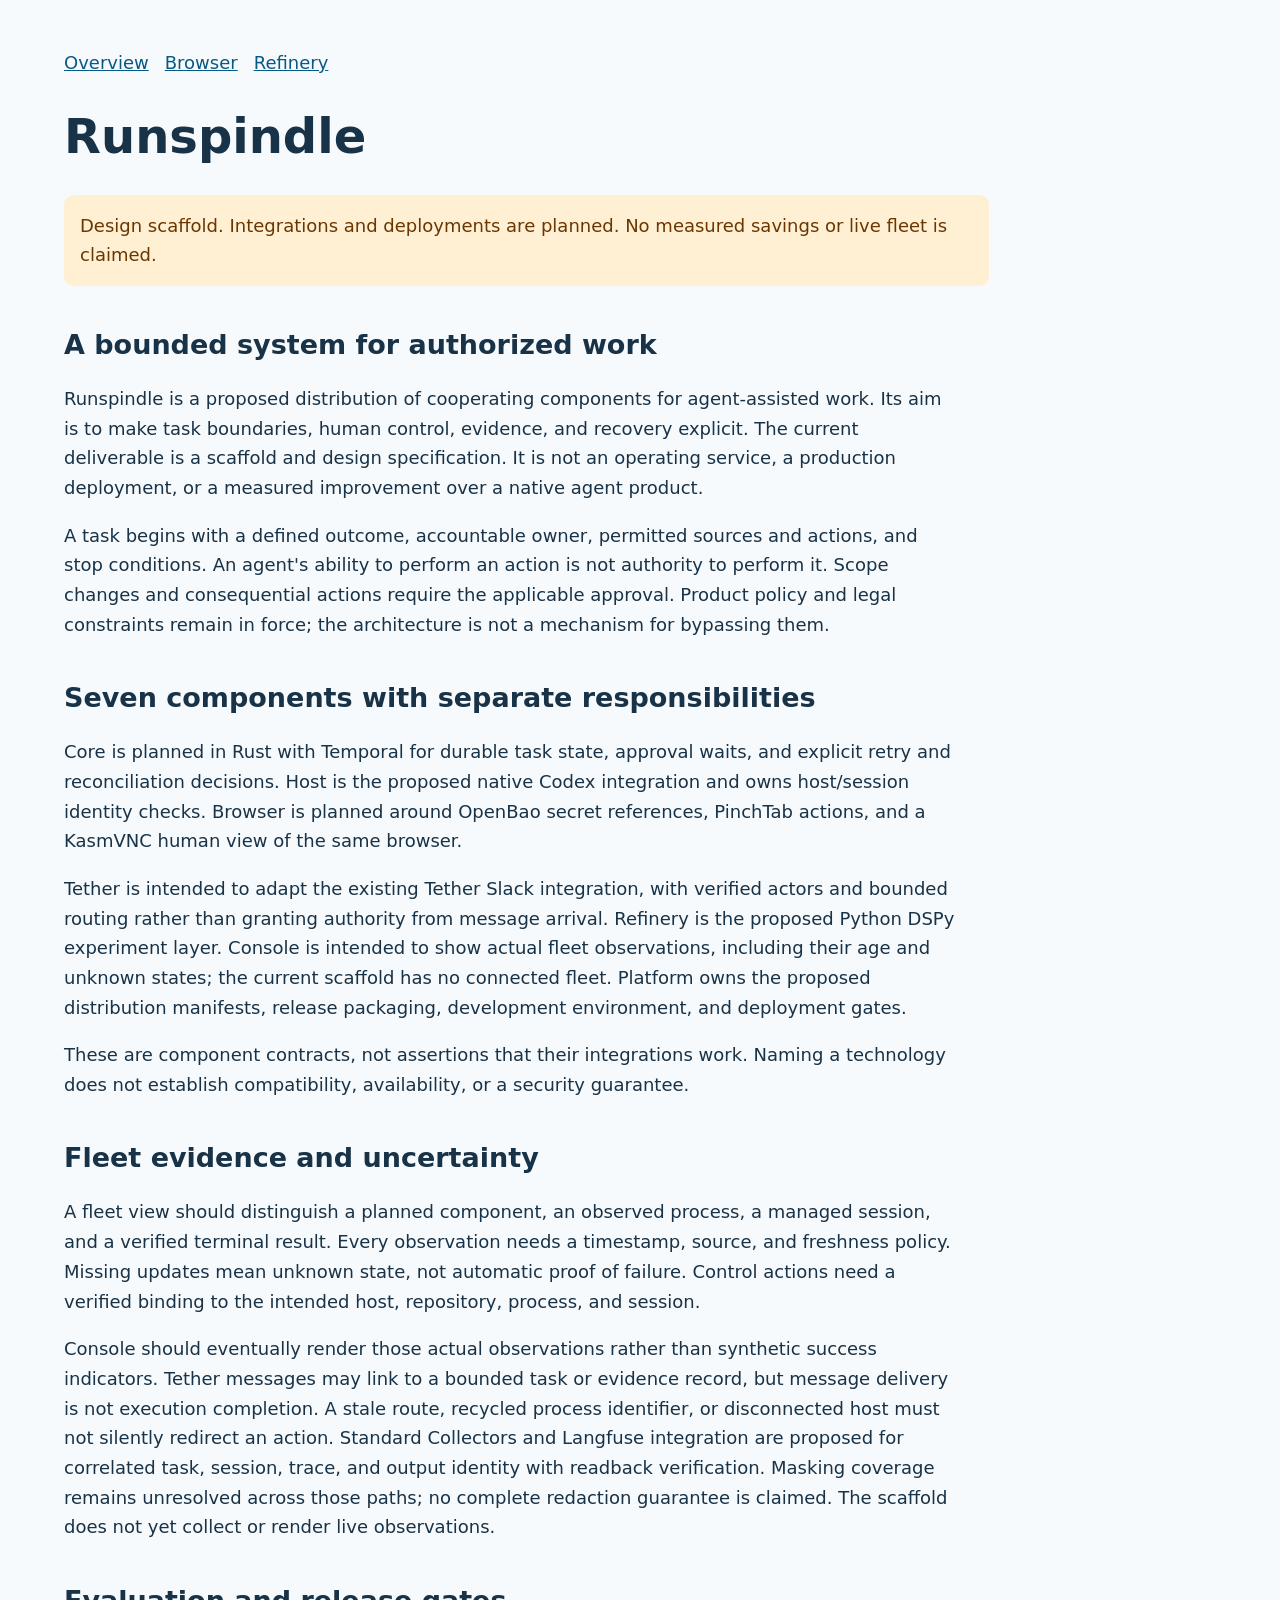
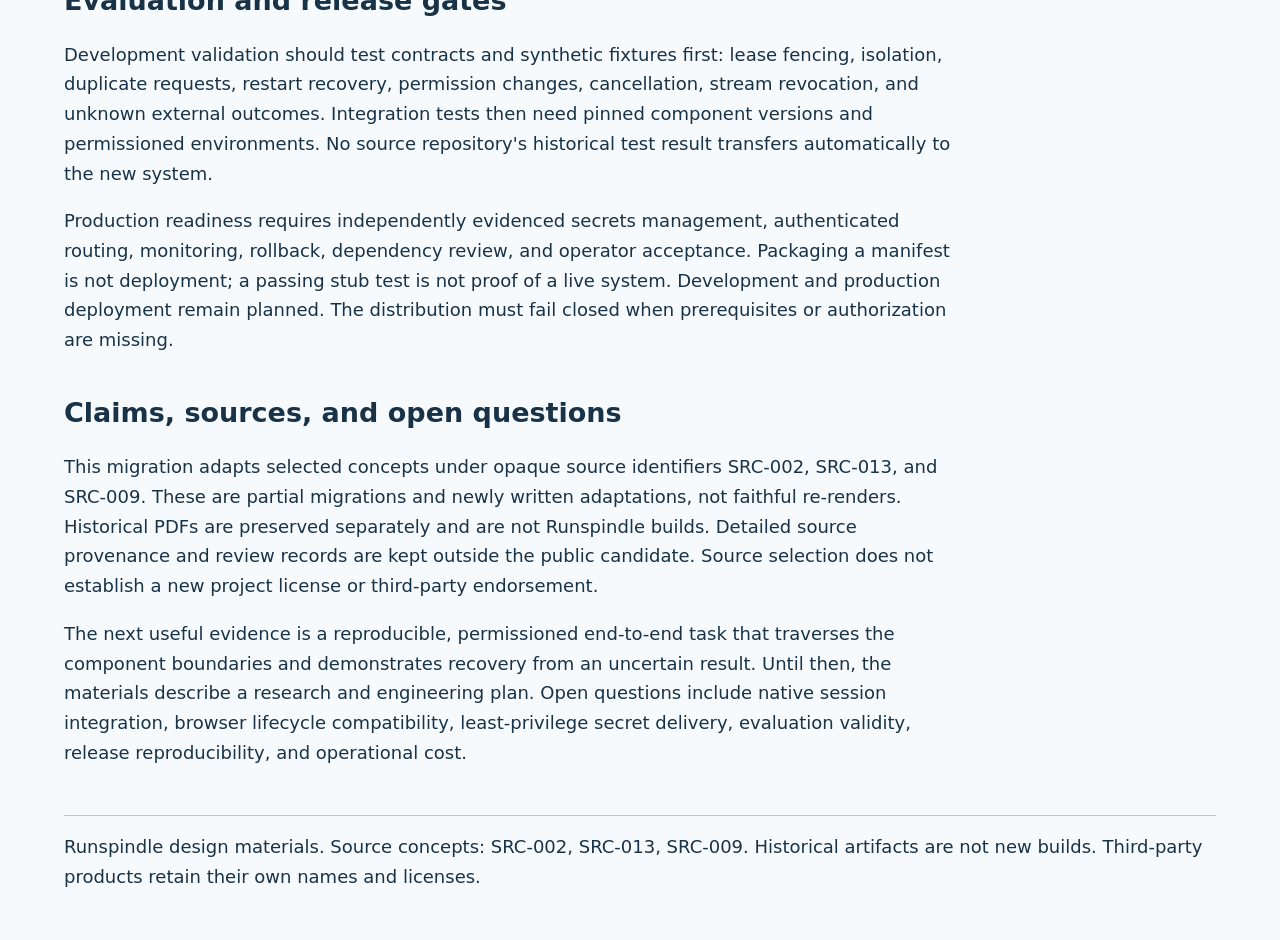
<file: docs/marketing/index.html>
<!doctype html><html lang="en"><meta charset="utf-8"><meta name="viewport" content="width=device-width, initial-scale=1"><title>Runspindle</title><style>body{max-width:72rem;margin:auto;padding:3rem 1.5rem;font:18px/1.65 system-ui;color:#183247;background:#f7fafc}h1{font-size:3rem;line-height:1.1}h2{line-height:1.25;margin-top:2.6rem}p{max-width:78ch}.badge{color:#6b3600;background:#fff0d3;padding:1rem;border-radius:.6rem}a{color:#075985}nav{display:flex;gap:1rem;flex-wrap:wrap}footer{border-top:1px solid #b8c8d2;margin-top:3rem;padding-top:1rem}</style><body><nav><a href="index.html">Overview</a><a href="browser.html">Browser</a><a href="vision.html">Refinery</a></nav><main><h1>Runspindle</h1><p class="badge">Design scaffold. Integrations and deployments are planned. No measured savings or live fleet is claimed.</p><section><h2>A bounded system for authorized work</h2><p>Runspindle is a proposed distribution of cooperating components for agent-assisted work. Its aim is to make task boundaries, human control, evidence, and recovery explicit. The current deliverable is a scaffold and design specification. It is not an operating service, a production deployment, or a measured improvement over a native agent product.</p><p>A task begins with a defined outcome, accountable owner, permitted sources and actions, and stop conditions. An agent&#x27;s ability to perform an action is not authority to perform it. Scope changes and consequential actions require the applicable approval. Product policy and legal constraints remain in force; the architecture is not a mechanism for bypassing them.</p></section><section><h2>Seven components with separate responsibilities</h2><p>Core is planned in Rust with Temporal for durable task state, approval waits, and explicit retry and reconciliation decisions. Host is the proposed native Codex integration and owns host/session identity checks. Browser is planned around OpenBao secret references, PinchTab actions, and a KasmVNC human view of the same browser.</p><p>Tether is intended to adapt the existing Tether Slack integration, with verified actors and bounded routing rather than granting authority from message arrival. Refinery is the proposed Python DSPy experiment layer. Console is intended to show actual fleet observations, including their age and unknown states; the current scaffold has no connected fleet. Platform owns the proposed distribution manifests, release packaging, development environment, and deployment gates.</p><p>These are component contracts, not assertions that their integrations work. Naming a technology does not establish compatibility, availability, or a security guarantee.</p></section><section><h2>Fleet evidence and uncertainty</h2><p>A fleet view should distinguish a planned component, an observed process, a managed session, and a verified terminal result. Every observation needs a timestamp, source, and freshness policy. Missing updates mean unknown state, not automatic proof of failure. Control actions need a verified binding to the intended host, repository, process, and session.</p><p>Console should eventually render those actual observations rather than synthetic success indicators. Tether messages may link to a bounded task or evidence record, but message delivery is not execution completion. A stale route, recycled process identifier, or disconnected host must not silently redirect an action. Standard Collectors and Langfuse integration are proposed for correlated task, session, trace, and output identity with readback verification. Masking coverage remains unresolved across those paths; no complete redaction guarantee is claimed. The scaffold does not yet collect or render live observations.</p></section><section><h2>Evaluation and release gates</h2><p>Development validation should test contracts and synthetic fixtures first: lease fencing, isolation, duplicate requests, restart recovery, permission changes, cancellation, stream revocation, and unknown external outcomes. Integration tests then need pinned component versions and permissioned environments. No source repository&#x27;s historical test result transfers automatically to the new system.</p><p>Production readiness requires independently evidenced secrets management, authenticated routing, monitoring, rollback, dependency review, and operator acceptance. Packaging a manifest is not deployment; a passing stub test is not proof of a live system. Development and production deployment remain planned. The distribution must fail closed when prerequisites or authorization are missing.</p></section><section><h2>Claims, sources, and open questions</h2><p>This migration adapts selected concepts under opaque source identifiers SRC-002, SRC-013, and SRC-009. These are partial migrations and newly written adaptations, not faithful re-renders. Historical PDFs are preserved separately and are not Runspindle builds. Detailed source provenance and review records are kept outside the public candidate. Source selection does not establish a new project license or third-party endorsement.</p><p>The next useful evidence is a reproducible, permissioned end-to-end task that traverses the component boundaries and demonstrates recovery from an uncertain result. Until then, the materials describe a research and engineering plan. Open questions include native session integration, browser lifecycle compatibility, least-privilege secret delivery, evaluation validity, release reproducibility, and operational cost.</p></section></main><footer>Runspindle design materials. Source concepts: SRC-002, SRC-013, SRC-009. Historical artifacts are not new builds. Third-party products retain their own names and licenses.</footer></body></html>
</file>
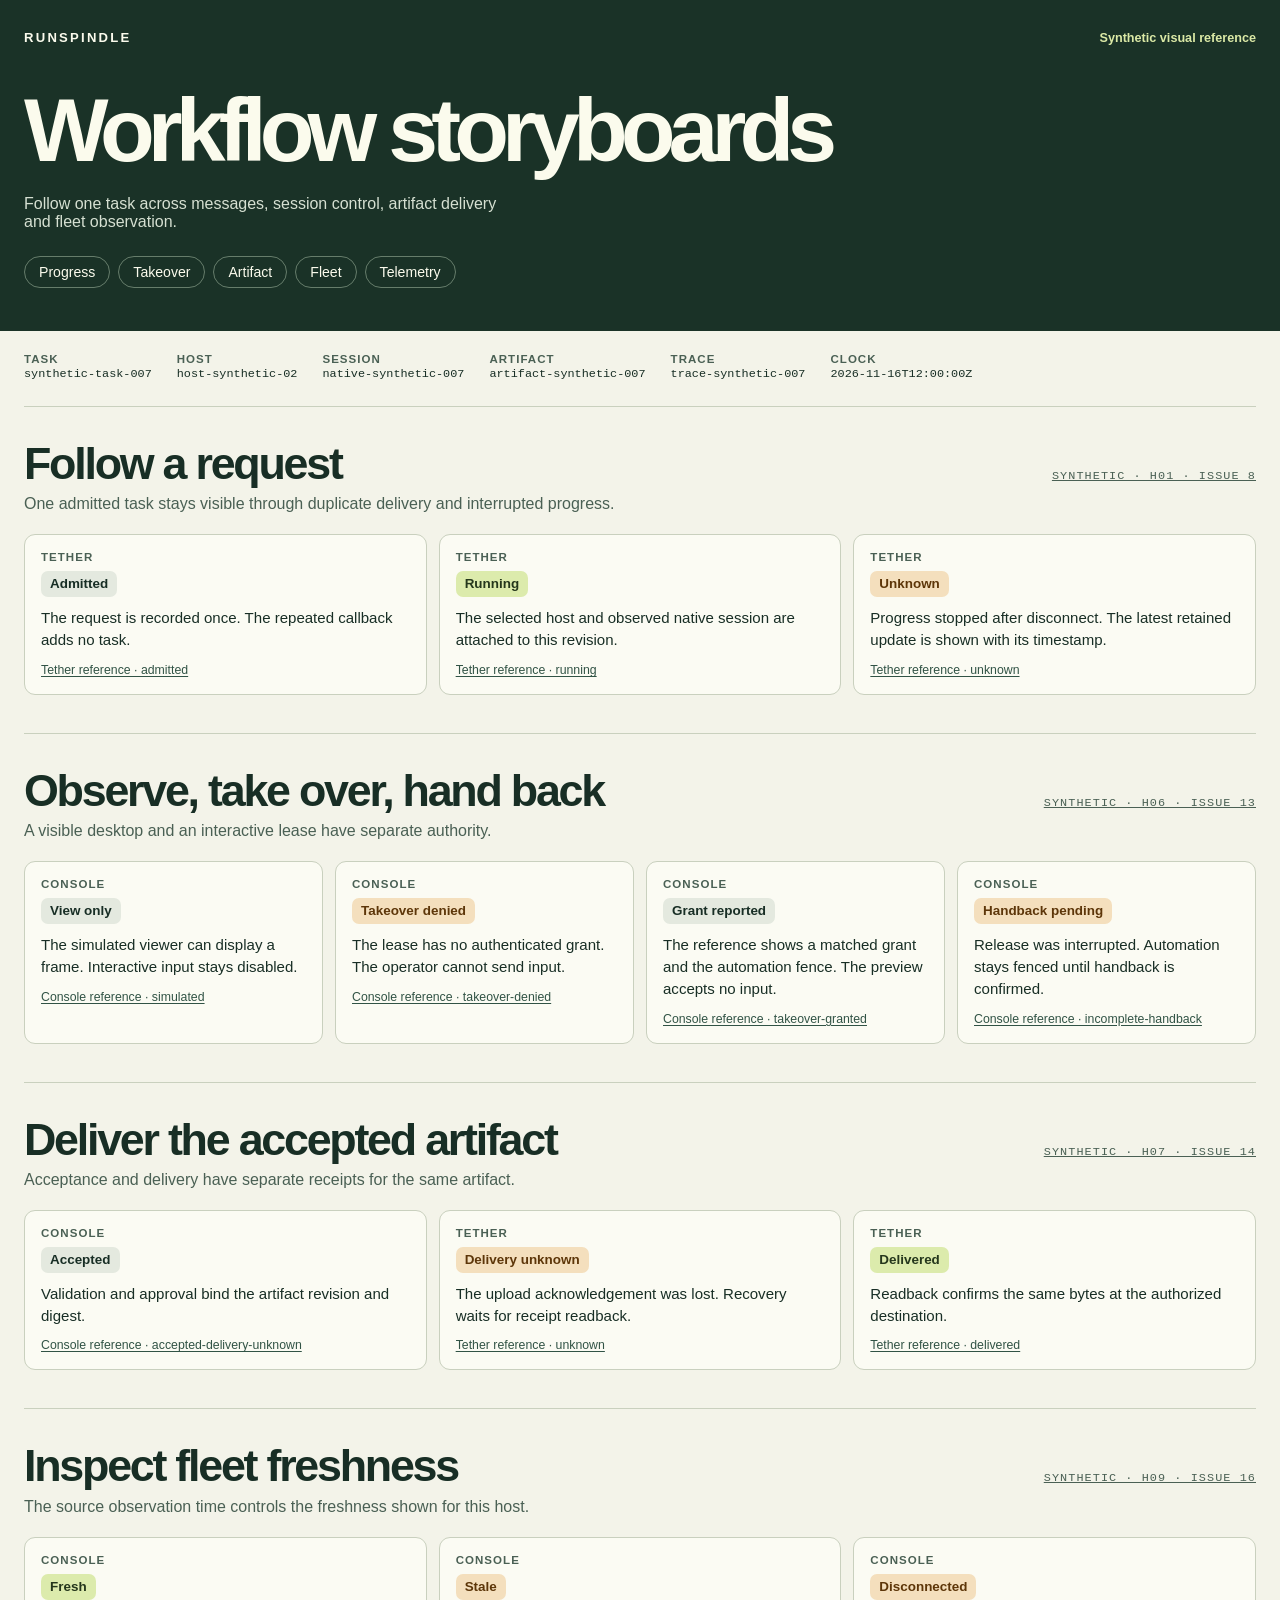
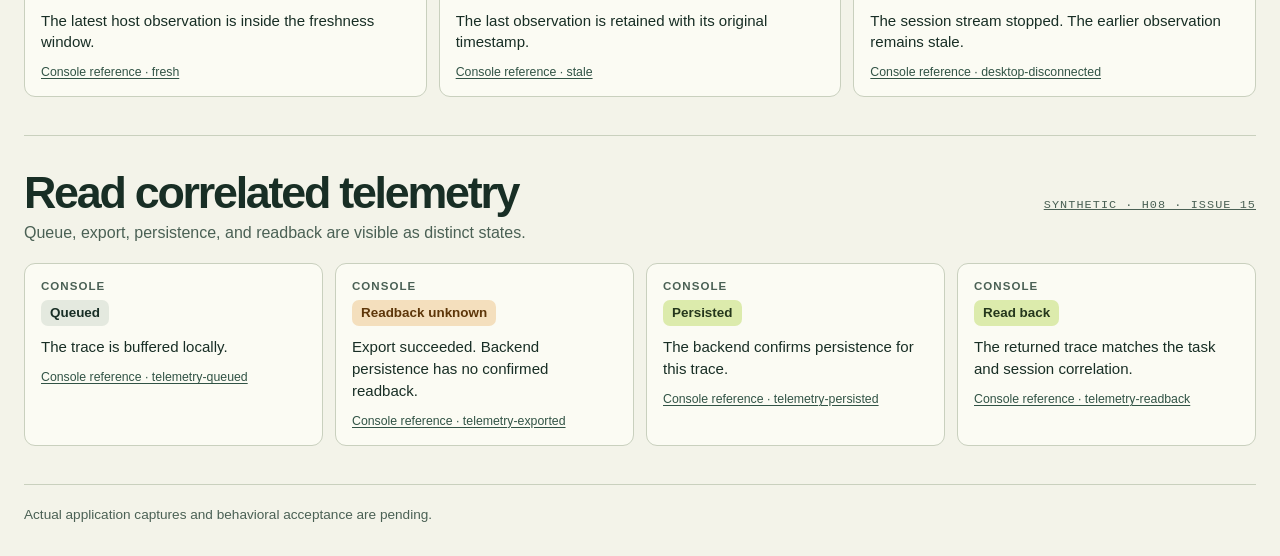
<file: visual/reference/index.html>
<!doctype html>
<html lang="en"><head><meta charset="utf-8">
<meta name="viewport" content="width=device-width, initial-scale=1">
<title>Runspindle workflow storyboards</title>
<style>:root {
  color-scheme: light;
  --paper: #f3f3e9;
  --ink: #182e25;
  --muted: #4a6054;
  --line: #c9d0be;
  --accent: #dbe9a6;
  font-family: "Avenir Next", sans-serif;
  background: var(--paper);
  color: var(--ink);
}

* { box-sizing: border-box; }
body { margin: 0; }
a { color: inherit; }
a:focus-visible { outline: 3px solid #8a3910; outline-offset: 3px; }
p, h1, h2, h3, dl, dd { margin: 0; }
.shell { width: min(100% - 48px, 1320px); margin-inline: auto; }
.masthead { background: #1a3227; color: #fbfbed; padding-block: 30px 43px; }
.masthead a:focus-visible { outline-color: #f5b37e; }
.masthead-line, .case-head, nav, .identity { display: flex; flex-wrap: wrap; }
.masthead-line { gap: 10px 24px; justify-content: space-between; align-items: baseline; }
.wordmark { font-size: .82rem; font-weight: 700; letter-spacing: .17em; }
.boundary { color: var(--accent); font-size: .79rem; font-weight: 600; }
.hero { padding-block: 42px 25px; container-type: inline-size; }
h1 { font-size: clamp(2.4rem, 7vw, 5.9rem); font-weight: 600; line-height: .98; letter-spacing: -.077em; }
.hero p { color: #d6e0d2; max-width: 56ch; margin-top: 20px; }
nav { gap: 8px; }
nav a { text-decoration: none; border: 1px solid #667d6b; border-radius: 60px; padding: 7px 14px; font-size: .88rem; }
nav a:hover { background: var(--accent); color: var(--ink); }
.identity { column-gap: 25px; row-gap: 12px; padding-block: 22px; border-bottom: 1px solid var(--line); }
.identity > div { min-width: 0; }
dt, .case-id, .surface { font-size: .72rem; font-weight: 700; letter-spacing: .09em; text-transform: uppercase; }
dt { color: var(--muted); }
dd, .case-id { font: .74rem/1.65 "Menlo", monospace; overflow-wrap: anywhere; }
.case { padding: 33px 0 38px; border-bottom: 1px solid var(--line); scroll-margin-top: 18px; }
.case-head { justify-content: space-between; gap: 10px 24px; align-items: baseline; }
.case-id { color: var(--muted); }
h2 { font-size: clamp(1.65rem, 3.5vw, 2.8rem); letter-spacing: -.05em; line-height: 1.05; }
h1, h2, h3, .boundary { overflow-wrap: anywhere; }
.summary { margin-top: 8px; color: var(--muted); }
.steps { display: grid; grid-template-columns: repeat(auto-fit, minmax(min(100%, 233px), 1fr)); gap: 12px; margin: 21px 0 0; padding: 0; list-style: none; }
.step { background: #fbfbf3; border: 1px solid var(--line); border-radius: 11px; padding: 16px; min-width: 0; overflow-wrap: anywhere; }
.surface { color: var(--muted); margin-bottom: 8px; }
h3 { display: inline-block; font-size: .84rem; line-height: 1.2; padding: 5px 9px; border-radius: 7px; background: #e4e9df; }
.good h3 { background: #dcebac; color: #25371c; }
.warn h3 { background: #f4dfbd; color: #5d3609; }
.detail { margin-top: 10px; font-size: .94rem; line-height: 1.45; }
.reference { display: inline-block; margin-top: 12px; color: #315345; font-size: .77rem; text-underline-offset: 2px; }
footer { padding-block: 22px 34px; color: var(--muted); font-size: .85rem; }
@media (max-width: 560px) {
  .shell { width: calc(100% - 32px); }
  .masthead { padding-block: 21px 28px; }
  .hero { padding-block: 30px 18px; }
  h1 { font-size: clamp(1.7rem, 12cqi, 2.4rem); }
  .case { padding-block: 25px 29px; }
}
</style></head><body>
<header class="masthead"><div class="shell">
<div class="masthead-line"><span class="wordmark">RUNSPINDLE</span>
<span class="boundary">Synthetic visual reference</span></div>
<div class="hero"><h1>Workflow storyboards</h1>
<p>Follow one task across messages, session control, artifact delivery and fleet observation.</p></div>
<nav aria-label="Storyboard sections"><a href="#h01">Progress</a><a href="#h06">Takeover</a><a href="#h07">Artifact</a><a href="#h09">Fleet</a><a href="#h08">Telemetry</a></nav></div></header>
<main class="shell"><dl class="identity" aria-label="Shared synthetic identity"><div><dt>task</dt><dd>synthetic-task-007</dd></div><div><dt>host</dt><dd>host-synthetic-02</dd></div><div><dt>session</dt><dd>native-synthetic-007</dd></div><div><dt>artifact</dt><dd>artifact-synthetic-007</dd></div><div><dt>trace</dt><dd>trace-synthetic-007</dd></div><div><dt>clock</dt><dd>2026-11-16T12:00:00Z</dd></div></dl>
<section class="case" id="h01" aria-labelledby="h01-title"><div class="case-head"><h2 id="h01-title">Follow a request</h2><a class="case-id" href="https://github.com/newdarwindev/runspindle/issues/8">SYNTHETIC · H01 · ISSUE 8</a></div><p class="summary">One admitted task stays visible through duplicate delivery and interrupted progress.</p><ol class="steps"><li class="step neutral"><p class="surface">Tether</p><h3>Admitted</h3><p class="detail">The request is recorded once. The repeated callback adds no task.</p><a class="reference" href="https://github.com/newdarwindev/runspindle-tether/blob/1e8d2091c55dfad47fdc64ec2e73fcd946da9921/docs/visual-reference/admitted.png">Tether reference · admitted</a></li><li class="step good"><p class="surface">Tether</p><h3>Running</h3><p class="detail">The selected host and observed native session are attached to this revision.</p><a class="reference" href="https://github.com/newdarwindev/runspindle-tether/blob/1e8d2091c55dfad47fdc64ec2e73fcd946da9921/docs/visual-reference/running.png">Tether reference · running</a></li><li class="step warn"><p class="surface">Tether</p><h3>Unknown</h3><p class="detail">Progress stopped after disconnect. The latest retained update is shown with its timestamp.</p><a class="reference" href="https://github.com/newdarwindev/runspindle-tether/blob/1e8d2091c55dfad47fdc64ec2e73fcd946da9921/docs/visual-reference/unknown.png">Tether reference · unknown</a></li></ol></section><section class="case" id="h06" aria-labelledby="h06-title"><div class="case-head"><h2 id="h06-title">Observe, take over, hand back</h2><a class="case-id" href="https://github.com/newdarwindev/runspindle/issues/13">SYNTHETIC · H06 · ISSUE 13</a></div><p class="summary">A visible desktop and an interactive lease have separate authority.</p><ol class="steps"><li class="step neutral"><p class="surface">Console</p><h3>View only</h3><p class="detail">The simulated viewer can display a frame. Interactive input stays disabled.</p><a class="reference" href="https://github.com/newdarwindev/runspindle-console/blob/a0706bc907beb17fa5b4a6ad11639d45a02bf9be/fixtures/console-ui/scenarios.js">Console reference · simulated</a></li><li class="step warn"><p class="surface">Console</p><h3>Takeover denied</h3><p class="detail">The lease has no authenticated grant. The operator cannot send input.</p><a class="reference" href="https://github.com/newdarwindev/runspindle-console/blob/a0706bc907beb17fa5b4a6ad11639d45a02bf9be/visual/scenarios.mjs">Console reference · takeover-denied</a></li><li class="step neutral"><p class="surface">Console</p><h3>Grant reported</h3><p class="detail">The reference shows a matched grant and the automation fence. The preview accepts no input.</p><a class="reference" href="https://github.com/newdarwindev/runspindle-console/blob/a0706bc907beb17fa5b4a6ad11639d45a02bf9be/visual/scenarios.mjs">Console reference · takeover-granted</a></li><li class="step warn"><p class="surface">Console</p><h3>Handback pending</h3><p class="detail">Release was interrupted. Automation stays fenced until handback is confirmed.</p><a class="reference" href="https://github.com/newdarwindev/runspindle-console/blob/a0706bc907beb17fa5b4a6ad11639d45a02bf9be/visual/scenarios.mjs">Console reference · incomplete-handback</a></li></ol></section><section class="case" id="h07" aria-labelledby="h07-title"><div class="case-head"><h2 id="h07-title">Deliver the accepted artifact</h2><a class="case-id" href="https://github.com/newdarwindev/runspindle/issues/14">SYNTHETIC · H07 · ISSUE 14</a></div><p class="summary">Acceptance and delivery have separate receipts for the same artifact.</p><ol class="steps"><li class="step neutral"><p class="surface">Console</p><h3>Accepted</h3><p class="detail">Validation and approval bind the artifact revision and digest.</p><a class="reference" href="https://github.com/newdarwindev/runspindle-console/blob/a0706bc907beb17fa5b4a6ad11639d45a02bf9be/visual/scenarios.mjs">Console reference · accepted-delivery-unknown</a></li><li class="step warn"><p class="surface">Tether</p><h3>Delivery unknown</h3><p class="detail">The upload acknowledgement was lost. Recovery waits for receipt readback.</p><a class="reference" href="https://github.com/newdarwindev/runspindle-tether/blob/1e8d2091c55dfad47fdc64ec2e73fcd946da9921/docs/visual-reference/unknown.png">Tether reference · unknown</a></li><li class="step good"><p class="surface">Tether</p><h3>Delivered</h3><p class="detail">Readback confirms the same bytes at the authorized destination.</p><a class="reference" href="https://github.com/newdarwindev/runspindle-tether/blob/1e8d2091c55dfad47fdc64ec2e73fcd946da9921/docs/visual-reference/delivered.png">Tether reference · delivered</a></li></ol></section><section class="case" id="h09" aria-labelledby="h09-title"><div class="case-head"><h2 id="h09-title">Inspect fleet freshness</h2><a class="case-id" href="https://github.com/newdarwindev/runspindle/issues/16">SYNTHETIC · H09 · ISSUE 16</a></div><p class="summary">The source observation time controls the freshness shown for this host.</p><ol class="steps"><li class="step good"><p class="surface">Console</p><h3>Fresh</h3><p class="detail">The latest host observation is inside the freshness window.</p><a class="reference" href="https://github.com/newdarwindev/runspindle-console/blob/a0706bc907beb17fa5b4a6ad11639d45a02bf9be/visual/scenarios.mjs">Console reference · fresh</a></li><li class="step warn"><p class="surface">Console</p><h3>Stale</h3><p class="detail">The last observation is retained with its original timestamp.</p><a class="reference" href="https://github.com/newdarwindev/runspindle-console/blob/a0706bc907beb17fa5b4a6ad11639d45a02bf9be/visual/scenarios.mjs">Console reference · stale</a></li><li class="step warn"><p class="surface">Console</p><h3>Disconnected</h3><p class="detail">The session stream stopped. The earlier observation remains stale.</p><a class="reference" href="https://github.com/newdarwindev/runspindle-console/blob/a0706bc907beb17fa5b4a6ad11639d45a02bf9be/visual/scenarios.mjs">Console reference · desktop-disconnected</a></li></ol></section><section class="case" id="h08" aria-labelledby="h08-title"><div class="case-head"><h2 id="h08-title">Read correlated telemetry</h2><a class="case-id" href="https://github.com/newdarwindev/runspindle/issues/15">SYNTHETIC · H08 · ISSUE 15</a></div><p class="summary">Queue, export, persistence, and readback are visible as distinct states.</p><ol class="steps"><li class="step neutral"><p class="surface">Console</p><h3>Queued</h3><p class="detail">The trace is buffered locally.</p><a class="reference" href="https://github.com/newdarwindev/runspindle-console/blob/a0706bc907beb17fa5b4a6ad11639d45a02bf9be/visual/scenarios.mjs">Console reference · telemetry-queued</a></li><li class="step warn"><p class="surface">Console</p><h3>Readback unknown</h3><p class="detail">Export succeeded. Backend persistence has no confirmed readback.</p><a class="reference" href="https://github.com/newdarwindev/runspindle-console/blob/a0706bc907beb17fa5b4a6ad11639d45a02bf9be/visual/scenarios.mjs">Console reference · telemetry-exported</a></li><li class="step good"><p class="surface">Console</p><h3>Persisted</h3><p class="detail">The backend confirms persistence for this trace.</p><a class="reference" href="https://github.com/newdarwindev/runspindle-console/blob/a0706bc907beb17fa5b4a6ad11639d45a02bf9be/visual/scenarios.mjs">Console reference · telemetry-persisted</a></li><li class="step good"><p class="surface">Console</p><h3>Read back</h3><p class="detail">The returned trace matches the task and session correlation.</p><a class="reference" href="https://github.com/newdarwindev/runspindle-console/blob/a0706bc907beb17fa5b4a6ad11639d45a02bf9be/visual/scenarios.mjs">Console reference · telemetry-readback</a></li></ol></section></main><footer class="shell">Actual application captures and behavioral acceptance are pending.</footer>
</body></html>
</file>
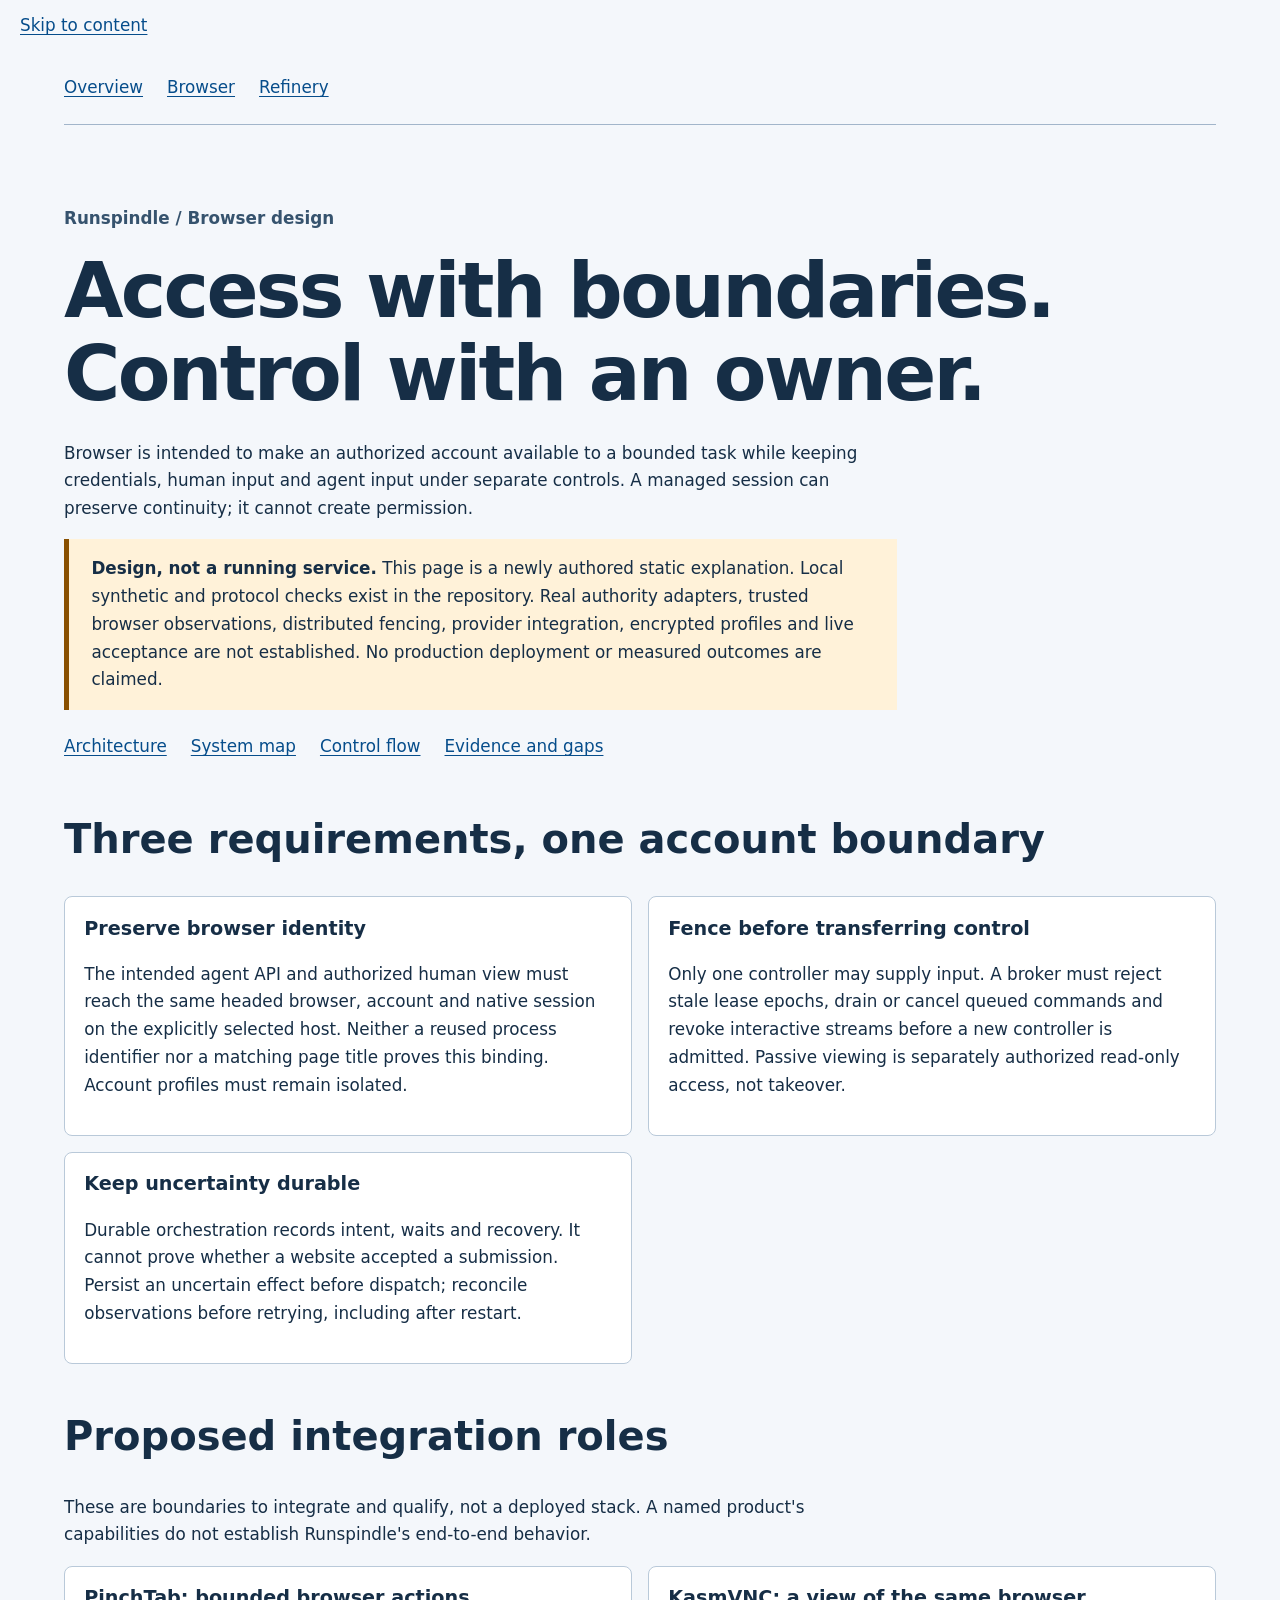
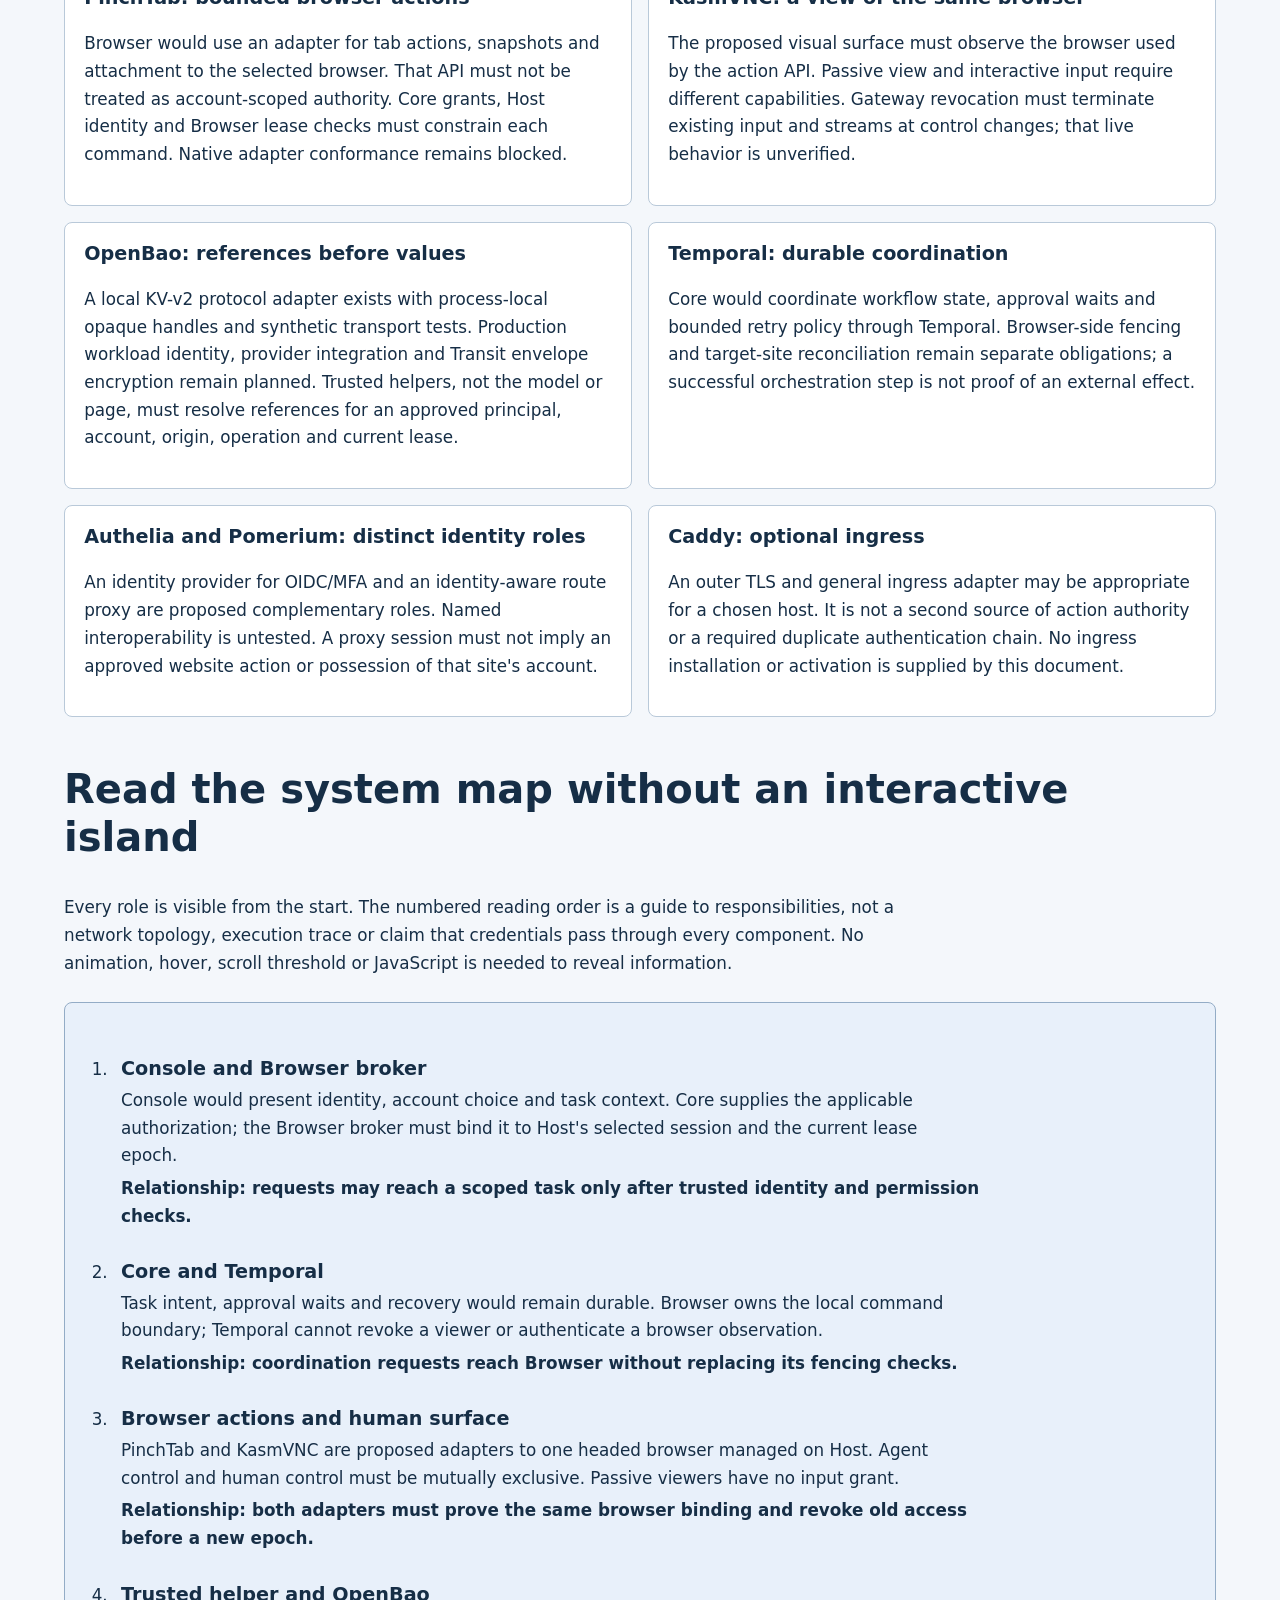
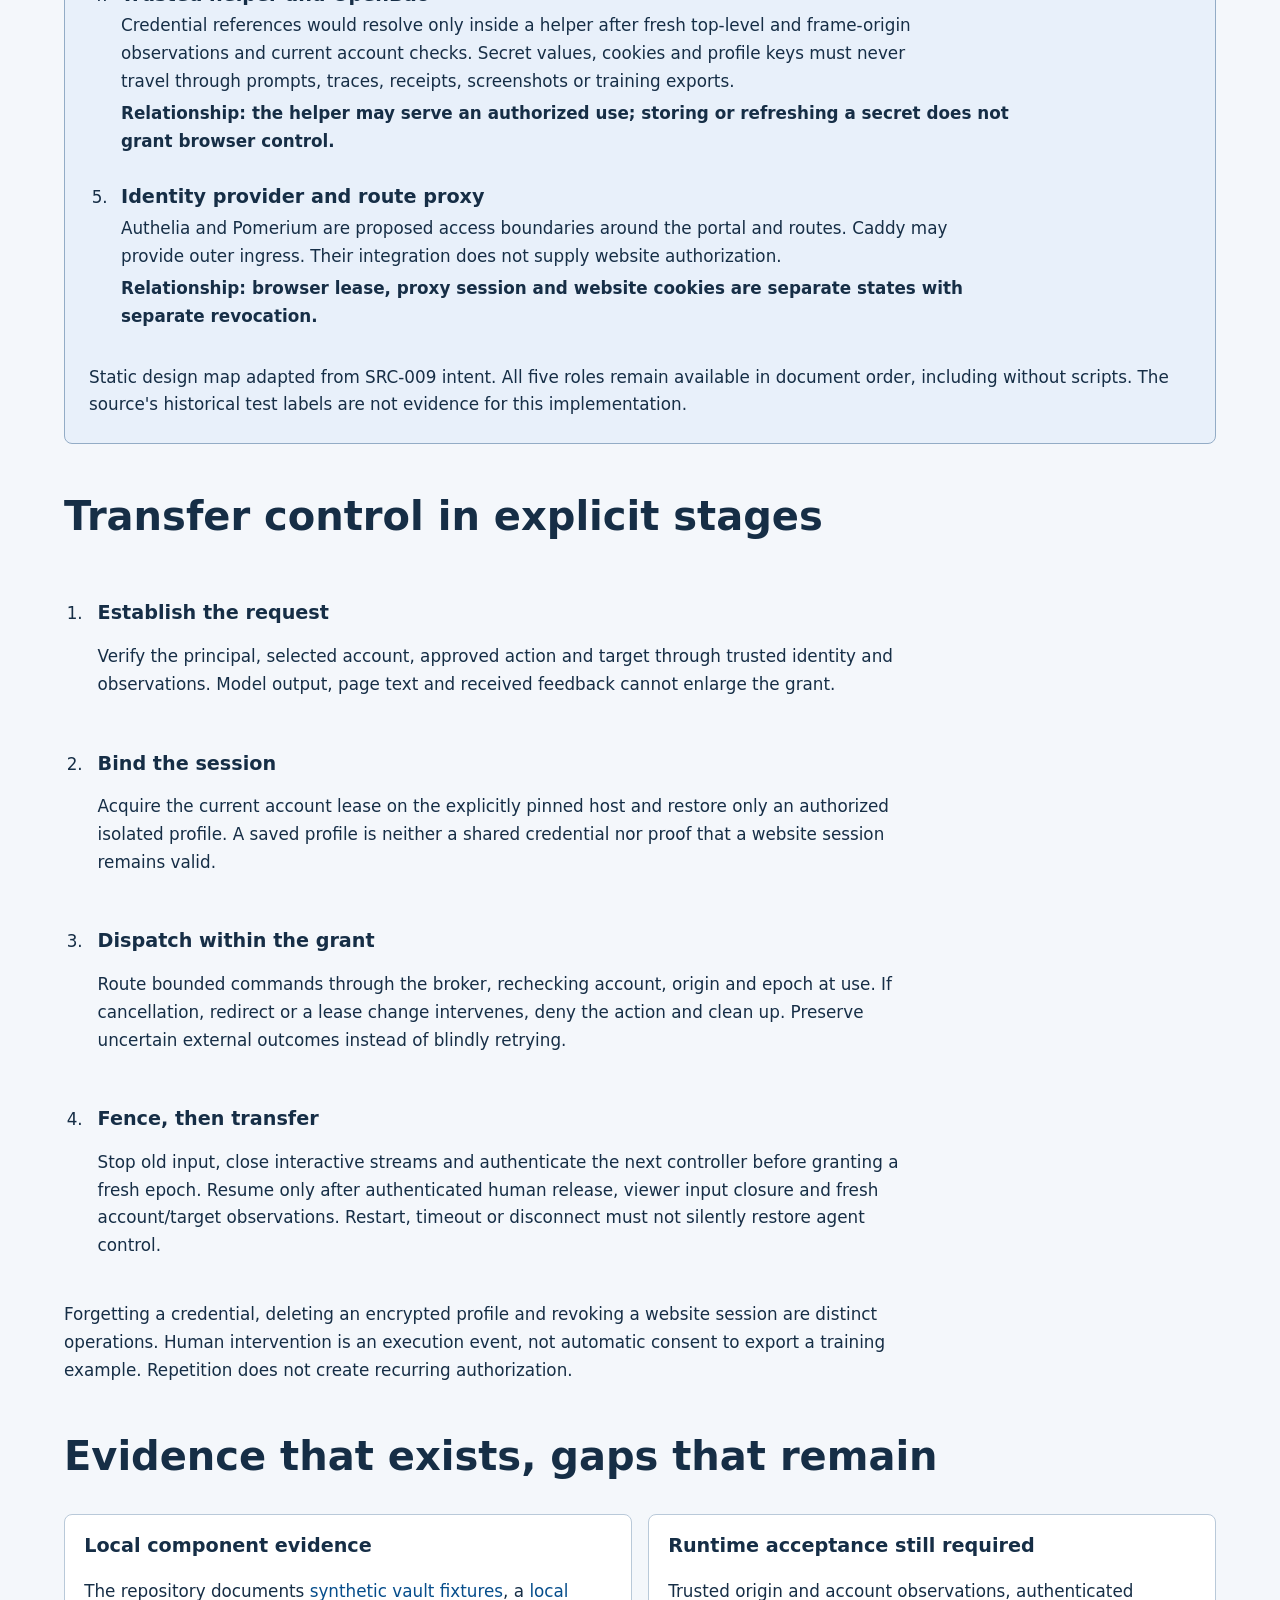
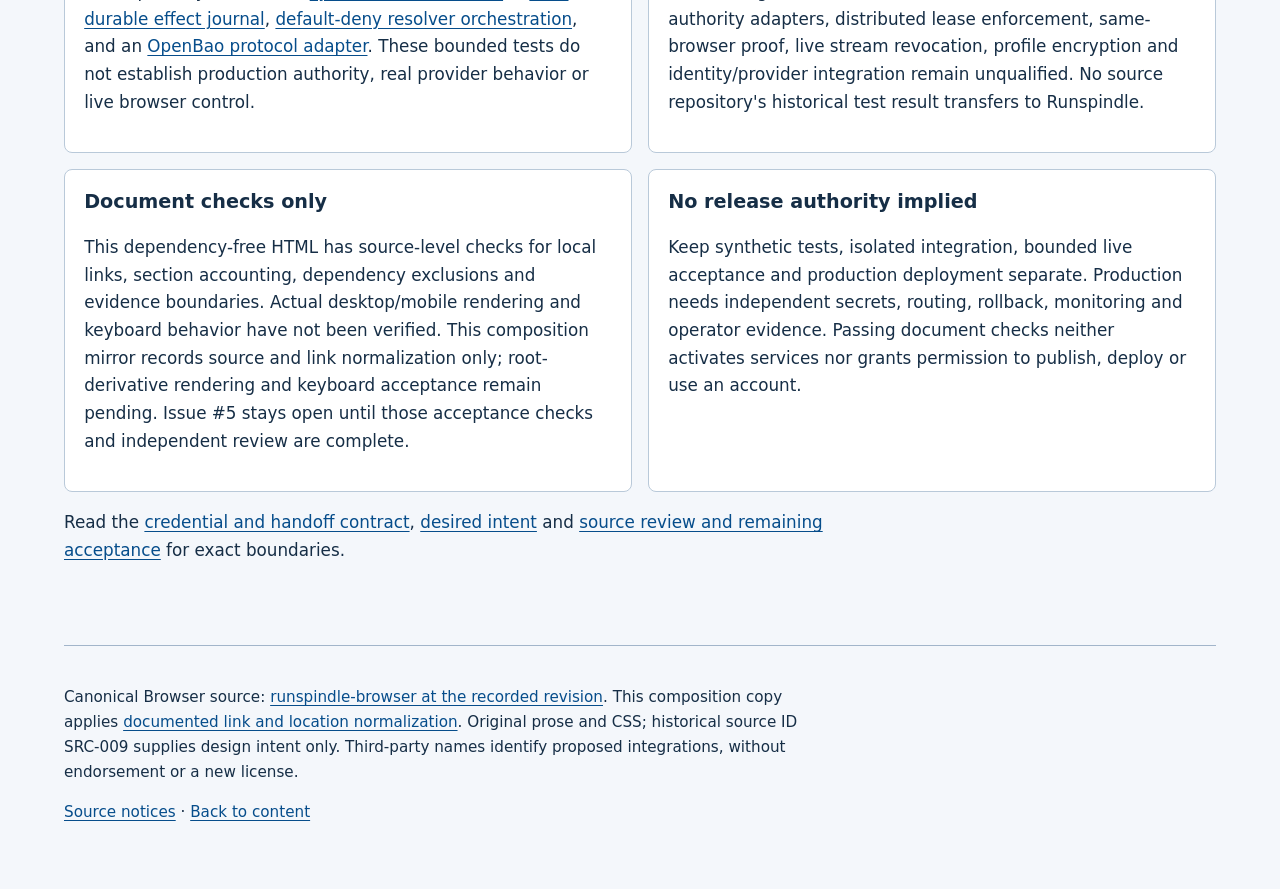
<file: docs/marketing/browser.html>
<!doctype html>
<html lang="en">
<head>
  <meta charset="utf-8">
  <meta name="viewport" content="width=device-width, initial-scale=1">
  <meta name="description" content="Runspindle Browser design: scoped accounts, shared browser identity, fenced control and explicit evidence limits.">
  <title>Runspindle Browser | Access with boundaries</title>
  <style>
    :root { color-scheme: light; font-family: system-ui, sans-serif; color: #162e46; background: #f4f7fb; }
    * { box-sizing: border-box; }
    body { margin: 0; font-size: 1.05rem; line-height: 1.65; }
    a { color: #064d8b; text-underline-offset: .2em; overflow-wrap: anywhere; }
    a:focus-visible { outline: 3px solid #713c00; outline-offset: 5px; border-radius: 2px; }
    .skip { display: inline-block; margin: .75rem 1.25rem; }
    header, main, footer { width: min(100% - 2.5rem, 72rem); margin-inline: auto; }
    header { border-bottom: 1px solid #a2b5ca; padding-block: 1rem; }
    nav, .section-links { display: flex; flex-wrap: wrap; gap: .6rem 1.5rem; }
    nav a, .section-links a { padding-block: .4rem; }
    main { padding-block: 2rem; }
    h1 { font-size: clamp(2.4rem, 7vw, 4.8rem); line-height: 1.08; letter-spacing: -.035em; margin-block: .7rem 1.5rem; overflow-wrap: anywhere; }
    h2 { font-size: clamp(1.65rem, 4vw, 2.5rem); line-height: 1.2; }
    h3 { line-height: 1.3; font-size: 1.2rem; }
    p, li { overflow-wrap: anywhere; }
    p { max-width: 78ch; }
    section { margin-block: 3rem; scroll-margin-top: 1rem; }
    .eyebrow { font-weight: 700; color: #36536e; }
    .notice { border-left: .35rem solid #895000; background: #fff2d9; padding: 1rem 1.4rem; }
    .cards { display: grid; grid-template-columns: repeat(2, minmax(0, 1fr)); gap: 1rem; padding: 0; list-style: none; }
    .cards > li { background: #fff; border: 1px solid #b9c9d9; padding: 1.2rem; border-radius: .5rem; min-width: 0; }
    .cards h3 { margin-top: 0; }
    .map { margin: 1.5rem 0; padding: 1.5rem; background: #e8f0fa; border: 1px solid #93acc6; border-radius: .5rem; }
    .map ol { padding-left: 1.5rem; }
    .map li { padding: .5rem 0 .7rem .5rem; }
    .map h3, .map p { margin-block: .3rem; }
    .boundary { font-weight: 650; }
    .steps { padding-left: 1.5rem; }
    .steps > li { padding: .5rem 0 .5rem .6rem; }
    .steps h3 { margin-bottom: .3rem; }
    footer { padding-block: 1.5rem 3rem; border-top: 1px solid #a2b5ca; font-size: .95rem; }
    @media (max-width: 44rem) {
      .cards { grid-template-columns: minmax(0, 1fr); }
      .map { padding: 1rem; }
      header, main, footer { width: min(100% - 2rem, 72rem); }
    }
    @media print {
      body { color: #000; background: #fff; }
      .cards { display: block; }
      .cards > li { margin-bottom: 1rem; }
    }
  </style>
</head>
<body>
  <a class="skip" href="#main">Skip to content</a>
  <header>
    <nav aria-label="Product pages">
      <a href="index.html">Overview</a>
      <a href="browser.html" aria-current="page">Browser</a>
      <a href="vision.html">Refinery</a>
    </nav>
  </header>
  <main id="main" tabindex="-1">
    <section id="overview" aria-labelledby="page-title">
      <p class="eyebrow">Runspindle / Browser design</p>
      <h1 id="page-title">Access with boundaries.<br>Control with an owner.</h1>
      <p>Browser is intended to make an authorized account available to a bounded task while keeping credentials, human input and agent input under separate controls. A managed session can preserve continuity; it cannot create permission.</p>
      <p class="notice" id="evidence-boundary"><strong>Design, not a running service.</strong> This page is a newly authored static explanation. Local synthetic and protocol checks exist in the repository. Real authority adapters, trusted browser observations, distributed fencing, provider integration, encrypted profiles and live acceptance are not established. No production deployment or measured outcomes are claimed.</p>
      <nav class="section-links" aria-label="On this page">
        <a href="#architecture">Architecture</a>
        <a href="#architecture-island">System map</a>
        <a href="#principles">Control flow</a>
        <a href="#status">Evidence and gaps</a>
      </nav>
    </section>

    <section id="commitments" aria-labelledby="commitments-title">
      <h2 id="commitments-title">Three requirements, one account boundary</h2>
      <ul class="cards">
        <li id="same-browser"><h3>Preserve browser identity</h3><p>The intended agent API and authorized human view must reach the same headed browser, account and native session on the explicitly selected host. Neither a reused process identifier nor a matching page title proves this binding. Account profiles must remain isolated.</p></li>
        <li id="one-controller"><h3>Fence before transferring control</h3><p>Only one controller may supply input. A broker must reject stale lease epochs, drain or cancel queued commands and revoke interactive streams before a new controller is admitted. Passive viewing is separately authorized read-only access, not takeover.</p></li>
        <li id="durable-intent"><h3>Keep uncertainty durable</h3><p>Durable orchestration records intent, waits and recovery. It cannot prove whether a website accepted a submission. Persist an uncertain effect before dispatch; reconcile observations before retrying, including after restart.</p></li>
      </ul>
    </section>

    <section id="architecture" aria-labelledby="architecture-title">
      <h2 id="architecture-title">Proposed integration roles</h2>
      <p>These are boundaries to integrate and qualify, not a deployed stack. A named product's capabilities do not establish Runspindle's end-to-end behavior.</p>
      <ul class="cards">
        <li id="stack-api"><h3>PinchTab: bounded browser actions</h3><p>Browser would use an adapter for tab actions, snapshots and attachment to the selected browser. That API must not be treated as account-scoped authority. Core grants, Host identity and Browser lease checks must constrain each command. Native adapter conformance remains blocked.</p></li>
        <li id="stack-view"><h3>KasmVNC: a view of the same browser</h3><p>The proposed visual surface must observe the browser used by the action API. Passive view and interactive input require different capabilities. Gateway revocation must terminate existing input and streams at control changes; that live behavior is unverified.</p></li>
        <li id="stack-secrets"><h3>OpenBao: references before values</h3><p>A local KV-v2 protocol adapter exists with process-local opaque handles and synthetic transport tests. Production workload identity, provider integration and Transit envelope encryption remain planned. Trusted helpers, not the model or page, must resolve references for an approved principal, account, origin, operation and current lease.</p></li>
        <li id="stack-workflow"><h3>Temporal: durable coordination</h3><p>Core would coordinate workflow state, approval waits and bounded retry policy through Temporal. Browser-side fencing and target-site reconciliation remain separate obligations; a successful orchestration step is not proof of an external effect.</p></li>
        <li id="stack-identity"><h3>Authelia and Pomerium: distinct identity roles</h3><p>An identity provider for OIDC/MFA and an identity-aware route proxy are proposed complementary roles. Named interoperability is untested. A proxy session must not imply an approved website action or possession of that site's account.</p></li>
        <li id="stack-ingress"><h3>Caddy: optional ingress</h3><p>An outer TLS and general ingress adapter may be appropriate for a chosen host. It is not a second source of action authority or a required duplicate authentication chain. No ingress installation or activation is supplied by this document.</p></li>
      </ul>
    </section>

    <section id="architecture-island" aria-labelledby="map-title">
      <h2 id="map-title">Read the system map without an interactive island</h2>
      <p id="map-reading">Every role is visible from the start. The numbered reading order is a guide to responsibilities, not a network topology, execution trace or claim that credentials pass through every component. No animation, hover, scroll threshold or JavaScript is needed to reveal information.</p>
      <figure class="map" aria-labelledby="map-title" aria-describedby="map-reading map-caption">
        <ol>
          <li id="map-entry"><h3>Console and Browser broker</h3><p>Console would present identity, account choice and task context. Core supplies the applicable authorization; the Browser broker must bind it to Host's selected session and the current lease epoch.</p><p class="boundary">Relationship: requests may reach a scoped task only after trusted identity and permission checks.</p></li>
          <li id="map-workflow"><h3>Core and Temporal</h3><p>Task intent, approval waits and recovery would remain durable. Browser owns the local command boundary; Temporal cannot revoke a viewer or authenticate a browser observation.</p><p class="boundary">Relationship: coordination requests reach Browser without replacing its fencing checks.</p></li>
          <li id="map-browser"><h3>Browser actions and human surface</h3><p>PinchTab and KasmVNC are proposed adapters to one headed browser managed on Host. Agent control and human control must be mutually exclusive. Passive viewers have no input grant.</p><p class="boundary">Relationship: both adapters must prove the same browser binding and revoke old access before a new epoch.</p></li>
          <li id="map-vault"><h3>Trusted helper and OpenBao</h3><p>Credential references would resolve only inside a helper after fresh top-level and frame-origin observations and current account checks. Secret values, cookies and profile keys must never travel through prompts, traces, receipts, screenshots or training exports.</p><p class="boundary">Relationship: the helper may serve an authorized use; storing or refreshing a secret does not grant browser control.</p></li>
          <li id="map-identity"><h3>Identity provider and route proxy</h3><p>Authelia and Pomerium are proposed access boundaries around the portal and routes. Caddy may provide outer ingress. Their integration does not supply website authorization.</p><p class="boundary">Relationship: browser lease, proxy session and website cookies are separate states with separate revocation.</p></li>
        </ol>
        <figcaption id="map-caption">Static design map adapted from SRC-009 intent. All five roles remain available in document order, including without scripts. The source's historical test labels are not evidence for this implementation.</figcaption>
      </figure>
    </section>

    <section id="principles" aria-labelledby="flow-title">
      <h2 id="flow-title">Transfer control in explicit stages</h2>
      <ol class="steps">
        <li id="flow-identify"><h3>Establish the request</h3><p>Verify the principal, selected account, approved action and target through trusted identity and observations. Model output, page text and received feedback cannot enlarge the grant.</p></li>
        <li id="flow-reserve"><h3>Bind the session</h3><p>Acquire the current account lease on the explicitly pinned host and restore only an authorized isolated profile. A saved profile is neither a shared credential nor proof that a website session remains valid.</p></li>
        <li id="flow-operate"><h3>Dispatch within the grant</h3><p>Route bounded commands through the broker, rechecking account, origin and epoch at use. If cancellation, redirect or a lease change intervenes, deny the action and clean up. Preserve uncertain external outcomes instead of blindly retrying.</p></li>
        <li id="flow-handoff"><h3>Fence, then transfer</h3><p>Stop old input, close interactive streams and authenticate the next controller before granting a fresh epoch. Resume only after authenticated human release, viewer input closure and fresh account/target observations. Restart, timeout or disconnect must not silently restore agent control.</p></li>
      </ol>
      <p id="separate-lifecycles">Forgetting a credential, deleting an encrypted profile and revoking a website session are distinct operations. Human intervention is an execution event, not automatic consent to export a training example. Repetition does not create recurring authorization.</p>
    </section>

    <section id="status" aria-labelledby="status-title">
      <h2 id="status-title">Evidence that exists, gaps that remain</h2>
      <ul class="cards">
        <li id="evidence-local"><h3>Local component evidence</h3><p>The repository documents <a href="https://github.com/newdarwindev/runspindle-browser/blob/dfc9ac3e51abba8e84ab217a5eec5358b2088a3f/specs/synthetic-vault-fixtures.md">synthetic vault fixtures</a>, a <a href="https://github.com/newdarwindev/runspindle-browser/blob/dfc9ac3e51abba8e84ab217a5eec5358b2088a3f/specs/effect-journal-v1.md">local durable effect journal</a>, <a href="https://github.com/newdarwindev/runspindle-browser/blob/dfc9ac3e51abba8e84ab217a5eec5358b2088a3f/specs/trusted-credential-resolver.md">default-deny resolver orchestration</a>, and an <a href="https://github.com/newdarwindev/runspindle-browser/blob/dfc9ac3e51abba8e84ab217a5eec5358b2088a3f/specs/openbao-kv-adapter.md">OpenBao protocol adapter</a>. These bounded tests do not establish production authority, real provider behavior or live browser control.</p></li>
        <li id="evidence-runtime"><h3>Runtime acceptance still required</h3><p>Trusted origin and account observations, authenticated authority adapters, distributed lease enforcement, same-browser proof, live stream revocation, profile encryption and identity/provider integration remain unqualified. No source repository's historical test result transfers to Runspindle.</p></li>
        <li id="evidence-page"><h3>Document checks only</h3><p>This dependency-free HTML has source-level checks for local links, section accounting, dependency exclusions and evidence boundaries. Actual desktop/mobile rendering and keyboard behavior have not been verified. This composition mirror records source and link normalization only; root-derivative rendering and keyboard acceptance remain pending. Issue #5 stays open until those acceptance checks and independent review are complete.</p></li>
        <li id="evidence-release"><h3>No release authority implied</h3><p>Keep synthetic tests, isolated integration, bounded live acceptance and production deployment separate. Production needs independent secrets, routing, rollback, monitoring and operator evidence. Passing document checks neither activates services nor grants permission to publish, deploy or use an account.</p></li>
      </ul>
      <p>Read the <a href="https://github.com/newdarwindev/runspindle-browser/blob/dfc9ac3e51abba8e84ab217a5eec5358b2088a3f/specs/credentials-handoff.md">credential and handoff contract</a>, <a href="https://github.com/newdarwindev/runspindle-browser/blob/dfc9ac3e51abba8e84ab217a5eec5358b2088a3f/specs/desired-intent.md">desired intent</a> and <a href="https://github.com/newdarwindev/runspindle-browser/blob/dfc9ac3e51abba8e84ab217a5eec5358b2088a3f/docs/product/browser-source-review.md">source review and remaining acceptance</a> for exact boundaries.</p>
    </section>
  </main>
  <footer>
    <p>Canonical Browser source: <a href="https://github.com/newdarwindev/runspindle-browser/blob/dfc9ac3e51abba8e84ab217a5eec5358b2088a3f/docs/product/browser.html">runspindle-browser at the recorded revision</a>. This composition copy applies <a href="SRC-009-mirror.md">documented link and location normalization</a>. Original prose and CSS; historical source ID SRC-009 supplies design intent only. Third-party names identify proposed integrations, without endorsement or a new license.</p>
    <p><a href="https://github.com/newdarwindev/runspindle-browser/blob/dfc9ac3e51abba8e84ab217a5eec5358b2088a3f/docs/product/THIRD_PARTY_NOTICES.md">Source notices</a> · <a href="#main">Back to content</a></p>
  </footer>
</body>
</html>
</file>
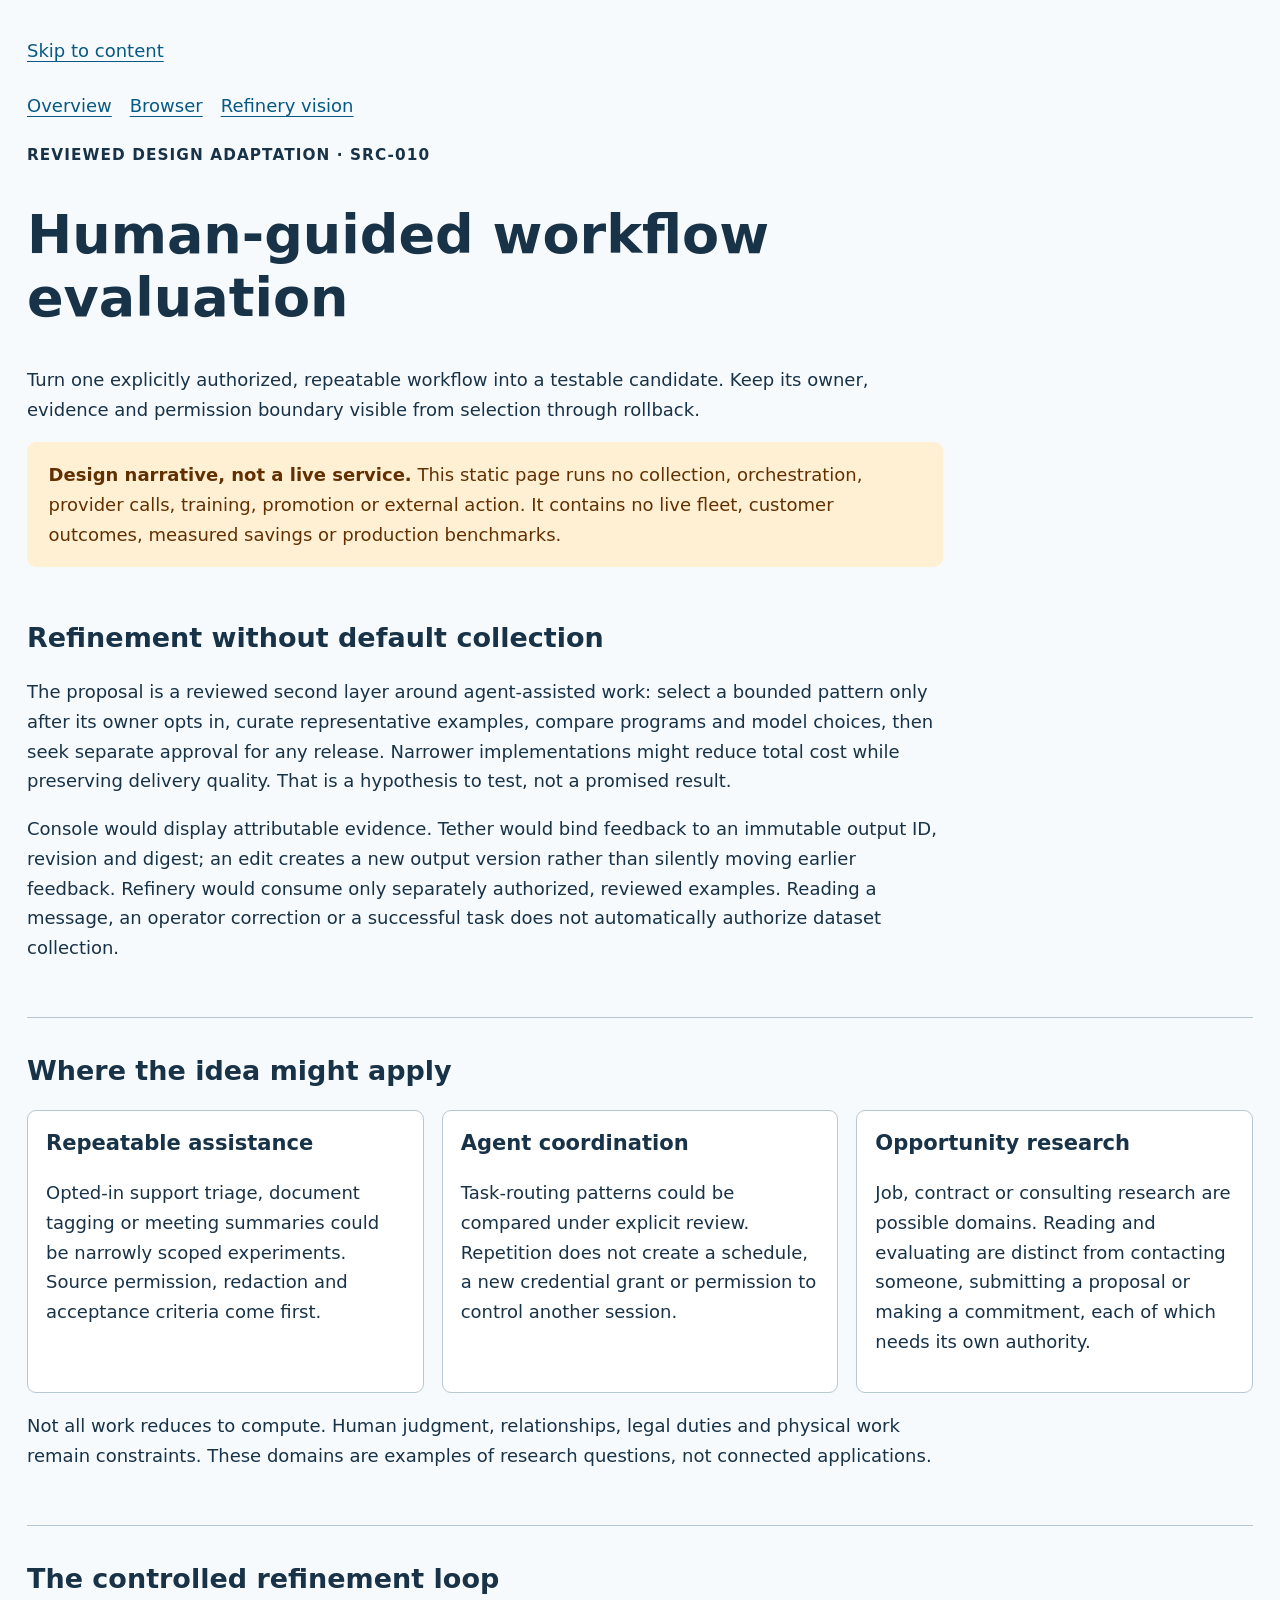
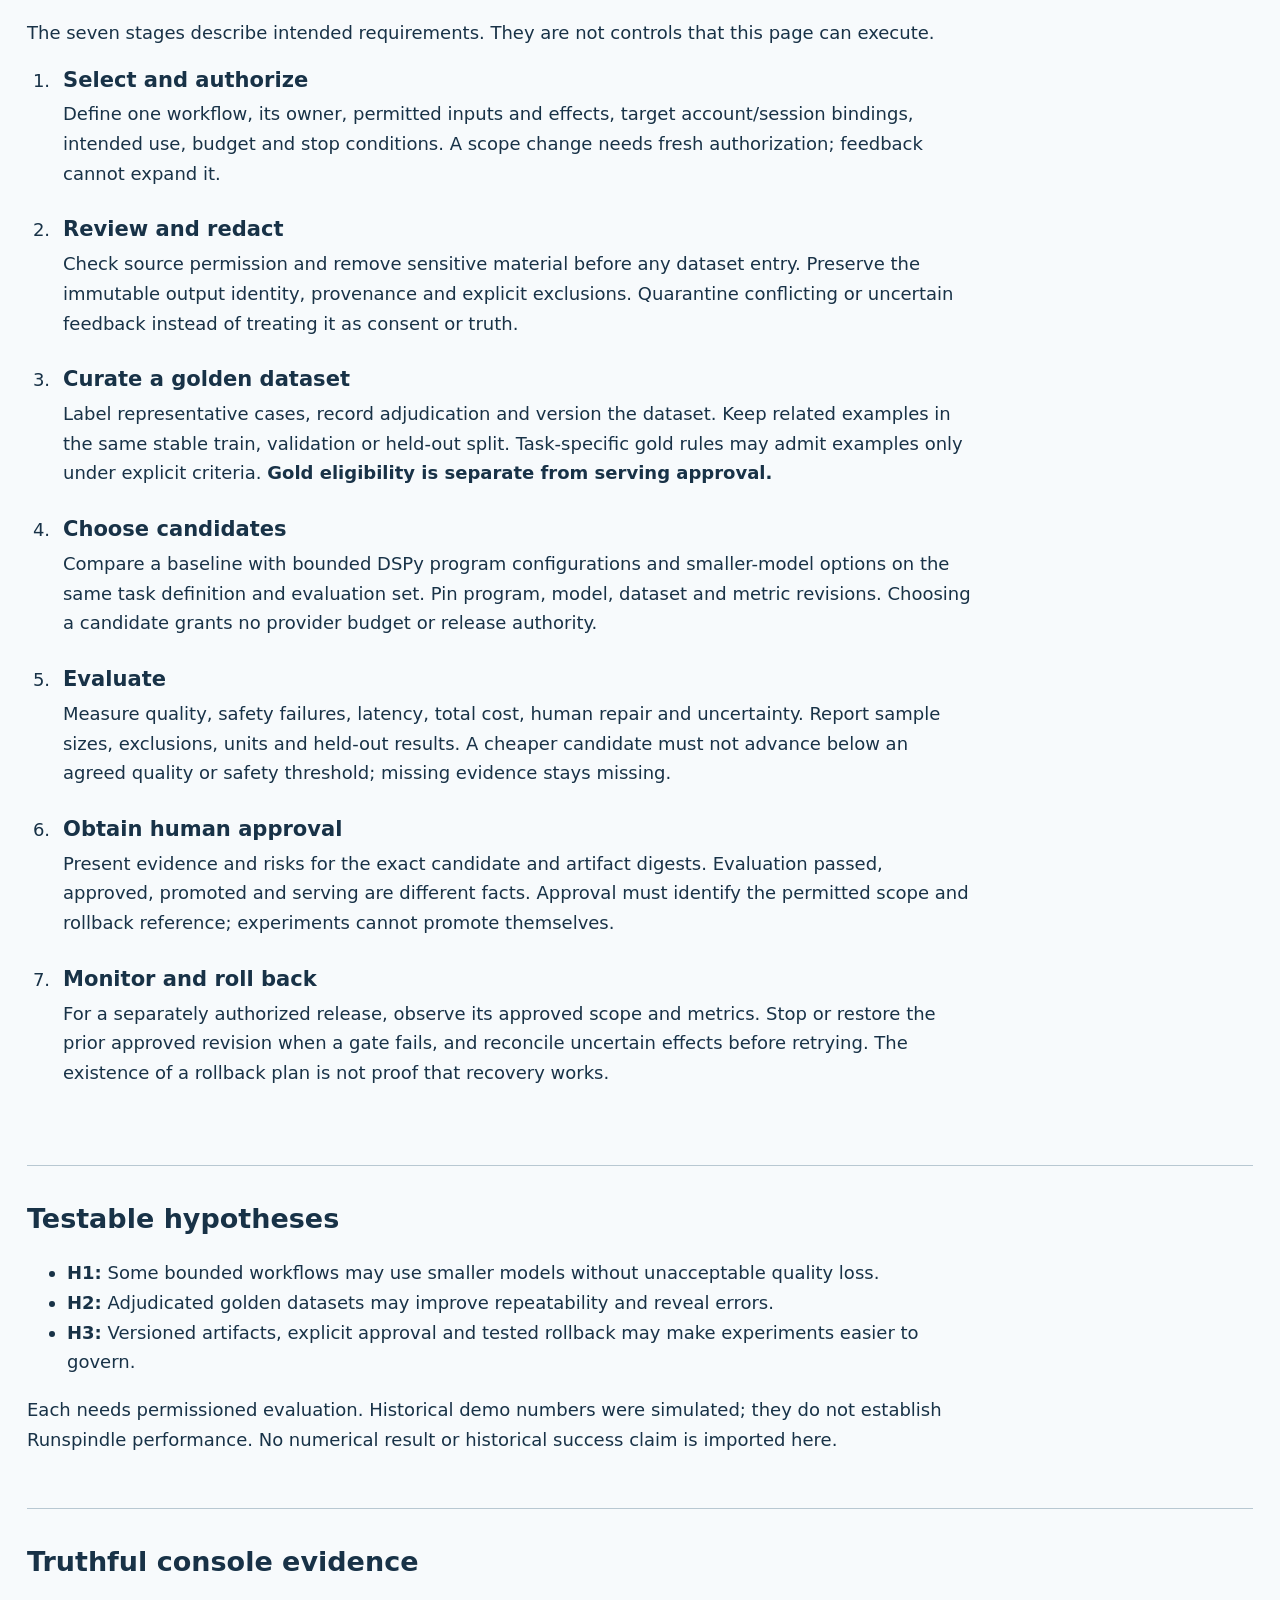
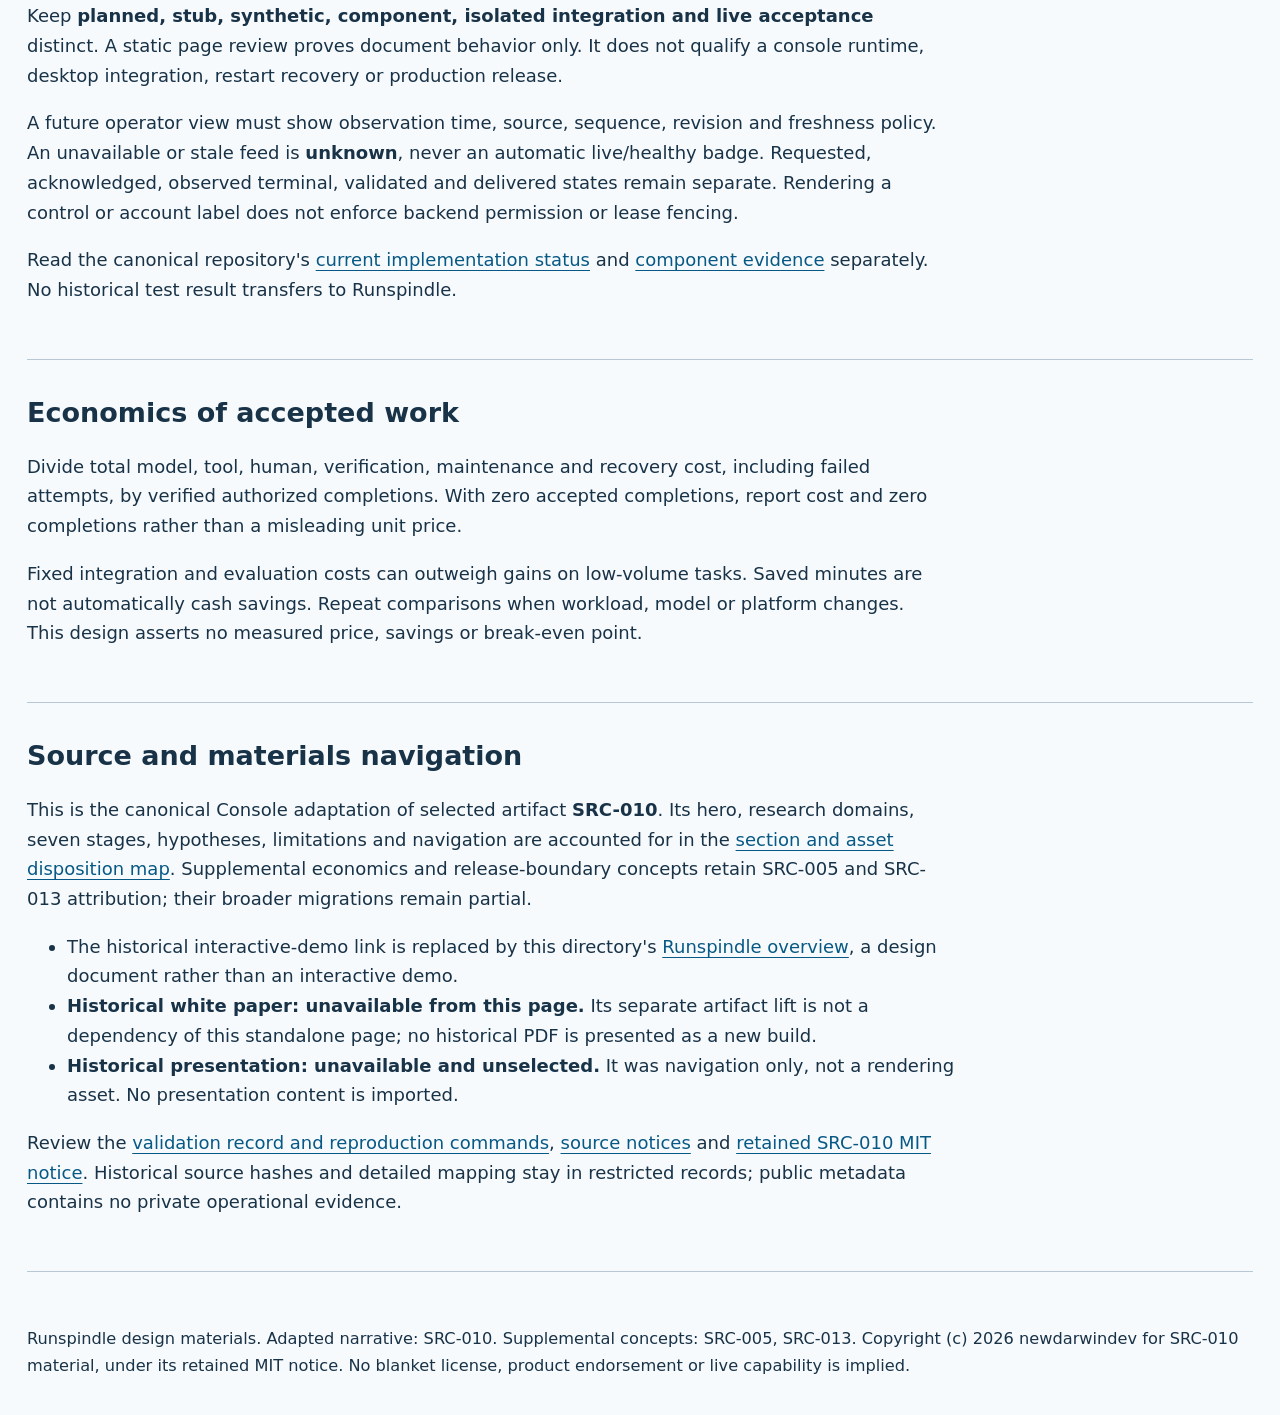
<file: docs/marketing/vision.html>
<!doctype html>
<html lang="en">
<head>
<meta charset="utf-8">
<meta name="viewport" content="width=device-width, initial-scale=1">
<title>Runspindle Refinery | Human-guided workflow evaluation</title>
<style>
:root{font-family:system-ui,sans-serif;color:#183247;background:#f7fafc;font-size:18px;line-height:1.65}
*{box-sizing:border-box}body{margin:0}header,main,footer{max-width:72rem;margin:auto;padding:2rem 1.5rem}header{padding-bottom:0}
a{color:#075985;text-underline-offset:.2em;overflow-wrap:anywhere}a:focus-visible,[tabindex]:focus-visible{outline:3px solid #9a3412;outline-offset:5px}
.skip{display:block;width:fit-content;margin-bottom:1rem}nav{display:flex;gap:1rem;flex-wrap:wrap}nav a{padding:.4rem 0}
h1{font-size:clamp(2rem,5vw,3rem);line-height:1.15;max-width:24ch}h2{line-height:1.25;margin-top:0}h3{line-height:1.35}p,li{max-width:80ch}section{border-bottom:1px solid #b8c8d2;padding:2rem 0}section:first-child{padding-top:0}
.badge,.note{padding:1rem 1.2rem;border-radius:.5rem}.badge{background:#fff0d3;color:#623000}.note{background:#e6f0f7;border-left:4px solid #075985}
.grid{display:grid;grid-template-columns:repeat(3,minmax(0,1fr));gap:1rem}.card{padding:1rem;background:white;border:1px solid #b8c8d2;border-radius:.5rem}.card h3{margin-top:0}
.steps{padding-left:1.6rem}.steps li{padding:0 0 1rem .4rem}.steps h3{margin:.2rem 0}.steps p{margin:.3rem 0}.eyebrow{font-weight:700;font-size:.85rem;letter-spacing:.07em}
footer{padding-top:1rem;font-size:.9rem}main{padding-top:2rem}section[id]{scroll-margin-top:1rem}@media(max-width:48rem){.grid{grid-template-columns:1fr}header,main,footer{padding-left:1rem;padding-right:1rem}}@media print{a{color:inherit}.card{break-inside:avoid}}
</style>
</head>
<body>
<header>
<a class="skip" href="#main">Skip to content</a>
<nav aria-label="Product documents"><a href="index.html">Overview</a><a href="browser.html">Browser</a><a href="vision.html" aria-current="page">Refinery vision</a></nav>
<p class="eyebrow">REVIEWED DESIGN ADAPTATION · SRC-010</p>
<h1>Human-guided workflow evaluation</h1>
<p>Turn one explicitly authorized, repeatable workflow into a testable candidate. Keep its owner, evidence and permission boundary visible from selection through rollback.</p>
<p class="badge"><strong>Design narrative, not a live service.</strong> This static page runs no collection, orchestration, provider calls, training, promotion or external action. It contains no live fleet, customer outcomes, measured savings or production benchmarks.</p>
</header>
<main id="main" tabindex="-1">
<section id="premise" aria-labelledby="premise-heading">
<h2 id="premise-heading">Refinement without default collection</h2>
<p>The proposal is a reviewed second layer around agent-assisted work: select a bounded pattern only after its owner opts in, curate representative examples, compare programs and model choices, then seek separate approval for any release. Narrower implementations might reduce total cost while preserving delivery quality. That is a hypothesis to test, not a promised result.</p>
<p>Console would display attributable evidence. Tether would bind feedback to an immutable output ID, revision and digest; an edit creates a new output version rather than silently moving earlier feedback. Refinery would consume only separately authorized, reviewed examples. Reading a message, an operator correction or a successful task does not automatically authorize dataset collection.</p>
</section>
<section id="domains" aria-labelledby="domains-heading">
<h2 id="domains-heading">Where the idea might apply</h2>
<div class="grid">
<article class="card"><h3>Repeatable assistance</h3><p>Opted-in support triage, document tagging or meeting summaries could be narrowly scoped experiments. Source permission, redaction and acceptance criteria come first.</p></article>
<article class="card"><h3>Agent coordination</h3><p>Task-routing patterns could be compared under explicit review. Repetition does not create a schedule, a new credential grant or permission to control another session.</p></article>
<article class="card"><h3>Opportunity research</h3><p>Job, contract or consulting research are possible domains. Reading and evaluating are distinct from contacting someone, submitting a proposal or making a commitment, each of which needs its own authority.</p></article>
</div>
<p>Not all work reduces to compute. Human judgment, relationships, legal duties and physical work remain constraints. These domains are examples of research questions, not connected applications.</p>
</section>
<section id="refinement-loop" aria-labelledby="loop-heading">
<h2 id="loop-heading">The controlled refinement loop</h2>
<p>The seven stages describe intended requirements. They are not controls that this page can execute.</p>
<ol class="steps">
<li id="select"><h3>Select and authorize</h3><p>Define one workflow, its owner, permitted inputs and effects, target account/session bindings, intended use, budget and stop conditions. A scope change needs fresh authorization; feedback cannot expand it.</p></li>
<li id="review"><h3>Review and redact</h3><p>Check source permission and remove sensitive material before any dataset entry. Preserve the immutable output identity, provenance and explicit exclusions. Quarantine conflicting or uncertain feedback instead of treating it as consent or truth.</p></li>
<li id="gold"><h3>Curate a golden dataset</h3><p>Label representative cases, record adjudication and version the dataset. Keep related examples in the same stable train, validation or held-out split. Task-specific gold rules may admit examples only under explicit criteria. <strong>Gold eligibility is separate from serving approval.</strong></p></li>
<li id="candidates"><h3>Choose candidates</h3><p>Compare a baseline with bounded DSPy program configurations and smaller-model options on the same task definition and evaluation set. Pin program, model, dataset and metric revisions. Choosing a candidate grants no provider budget or release authority.</p></li>
<li id="evaluate"><h3>Evaluate</h3><p>Measure quality, safety failures, latency, total cost, human repair and uncertainty. Report sample sizes, exclusions, units and held-out results. A cheaper candidate must not advance below an agreed quality or safety threshold; missing evidence stays missing.</p></li>
<li id="approve"><h3>Obtain human approval</h3><p>Present evidence and risks for the exact candidate and artifact digests. Evaluation passed, approved, promoted and serving are different facts. Approval must identify the permitted scope and rollback reference; experiments cannot promote themselves.</p></li>
<li id="rollback"><h3>Monitor and roll back</h3><p>For a separately authorized release, observe its approved scope and metrics. Stop or restore the prior approved revision when a gate fails, and reconcile uncertain effects before retrying. The existence of a rollback plan is not proof that recovery works.</p></li>
</ol>
</section>
<section id="hypotheses" aria-labelledby="hypotheses-heading">
<h2 id="hypotheses-heading">Testable hypotheses</h2>
<ul><li><strong>H1:</strong> Some bounded workflows may use smaller models without unacceptable quality loss.</li><li><strong>H2:</strong> Adjudicated golden datasets may improve repeatability and reveal errors.</li><li><strong>H3:</strong> Versioned artifacts, explicit approval and tested rollback may make experiments easier to govern.</li></ul>
<p>Each needs permissioned evaluation. Historical demo numbers were simulated; they do not establish Runspindle performance. No numerical result or historical success claim is imported here.</p>
</section>
<section id="evidence" aria-labelledby="evidence-heading">
<h2 id="evidence-heading">Truthful console evidence</h2>
<p>Keep <strong>planned, stub, synthetic, component, isolated integration and live acceptance</strong> distinct. A static page review proves document behavior only. It does not qualify a console runtime, desktop integration, restart recovery or production release.</p>
<p>A future operator view must show observation time, source, sequence, revision and freshness policy. An unavailable or stale feed is <strong>unknown</strong>, never an automatic live/healthy badge. Requested, acknowledged, observed terminal, validated and delivered states remain separate. Rendering a control or account label does not enforce backend permission or lease fencing.</p>
<p>Read the canonical repository's <a href="https://github.com/newdarwindev/runspindle-console/blob/main/STATUS.json">current implementation status</a> and <a href="https://github.com/newdarwindev/runspindle-console/blob/main/docs/IMPLEMENTATION_EVIDENCE.md">component evidence</a> separately. No historical test result transfers to Runspindle.</p>
</section>
<section id="economics" aria-labelledby="economics-heading">
<h2 id="economics-heading">Economics of accepted work</h2>
<p>Divide total model, tool, human, verification, maintenance and recovery cost, including failed attempts, by verified authorized completions. With zero accepted completions, report cost and zero completions rather than a misleading unit price.</p>
<p>Fixed integration and evaluation costs can outweigh gains on low-volume tasks. Saved minutes are not automatically cash savings. Repeat comparisons when workload, model or platform changes. This design asserts no measured price, savings or break-even point.</p>
</section>
<section id="materials" aria-labelledby="materials-heading">
<h2 id="materials-heading">Source and materials navigation</h2>
<p>This is the canonical Console adaptation of selected artifact <strong>SRC-010</strong>. Its hero, research domains, seven stages, hypotheses, limitations and navigation are accounted for in the <a href="SRC-010-lift.json">section and asset disposition map</a>. Supplemental economics and release-boundary concepts retain SRC-005 and SRC-013 attribution; their broader migrations remain partial.</p>
<ul><li>The historical interactive-demo link is replaced by this directory's <a href="index.html">Runspindle overview</a>, a design document rather than an interactive demo.</li><li><strong>Historical white paper: unavailable from this page.</strong> Its separate artifact lift is not a dependency of this standalone page; no historical PDF is presented as a new build.</li><li><strong>Historical presentation: unavailable and unselected.</strong> It was navigation only, not a rendering asset. No presentation content is imported.</li></ul>
<p>Review the <a href="SRC-010-validation.md">validation record and reproduction commands</a>, <a href="THIRD_PARTY_NOTICES.md">source notices</a> and <a href="LICENSE-SRC-010.txt">retained SRC-010 MIT notice</a>. Historical source hashes and detailed mapping stay in restricted records; public metadata contains no private operational evidence.</p>
</section>
</main>
<footer>Runspindle design materials. Adapted narrative: SRC-010. Supplemental concepts: SRC-005, SRC-013. Copyright (c) 2026 newdarwindev for SRC-010 material, under its retained MIT notice. No blanket license, product endorsement or live capability is implied.</footer>
</body>
</html>
</file>
